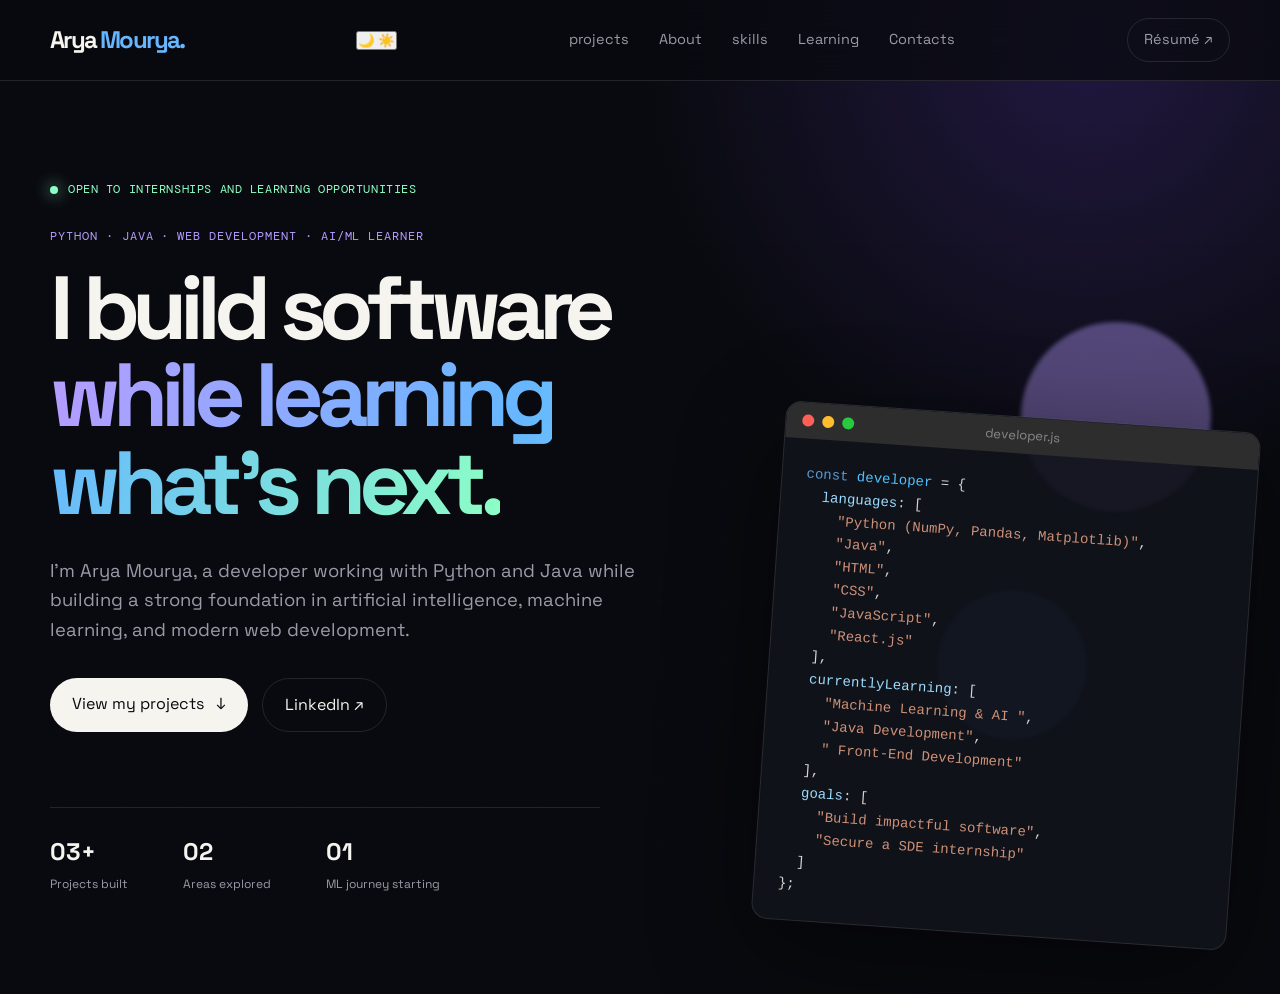
<file: index.html>
<!DOCTYPE html>
<html lang="en">
    <head>
        <meta charset="UTF-8">
        <meta name="viewport" content="width=device-width, initial-scale=1.0">

        <meta name="description"
        content="Arya Mourya - Software developer currently building skills in Python, Java, fronted developer and machine learning">
        <meta property="og:tittle" content="Arya Mourya | Developer Protfolio">
        <meta property = "og:description"
        content="Explore my Python, Java, web development projects, and learning journey.">

        <meta property="og:type" content="website">
        <meta property="og:url" content="https://aryamourya.github.io">
        <meta property="og:image"
        content="https://aryamourya.github.io/images/preview.jpg">

        <title>Arya Mourya | Developer Protfolio</title>

        <link rel="stylesheet" href="style.css">
    </head>

    <body>
       <div class="cursor-glow"></div>

  <header class="site-header">
    <nav class="navbar container" aria-label="Main Navigation">
        <a class="logo" herf="#home">Arya <span>Mourya.</span></a>

        <button
        class="theme-toggle"
        type="button"
        aria-label="Toggle dark and light mode"
        aria-pressed="false"
        >
        <span class="icon-moon" aria-hidden="true">🌙</span>
        <span class="icon-sun" aria-hidden="true">☀️</span>
        </button>

        <button
        class="menu-button"
        type="button"
        aria-label="Open navigation menu"
        aria-expanded="false"
        aria-controls="nav-links">
        ☰
    </button>

    <div class="nav-links" id="nav-links">
        <a herf="#work">projects</a>
        <a href="#about">About</a>
        <a href="#skills">skills</a>
        <a href="#learning">Learning</a>
        <a herf="#contact">Contacts</a>
    </div>
    <a class="resume-link" herf="" download>
                Résumé ↗
    </a>
    </nav>
  </header>
  <main>
    <!--Main section-->
    <section id="home" class="hero container">
    <div class="hero-content">
        <p class="availability">
            <span class="status-dot"></span>
             Open to internships and learning opportunities
        </p>

        <p class="eyebrow">
            Python · Java · Web development · AI/ML learner
        </p>

        <h1>
          I build software
          <span class="gradient-text">while learning what’s next.</span>  
        </h1>

        <p class="hero-description">
             I’m Arya Mourya, a developer working with Python and Java while
          building a strong foundation in artificial intelligence,
          machine learning, and modern web development.
        </p>

        <div class="hero-buttons">
           <a class="button button-primary" href="#work">
            View my projects <span>↓</span>
          </a> 
          <a
            class="button button-secondary"
            href="https://www.linkedin.com/in/arya-mourya-a6a126316"
            target="_blank"
            rel="noopener noreferrer"
          >
            LinkedIn ↗
          </a>
        </div>

        <div class="hero-stats">
          <div>
            <strong>03+</strong>
            <span>Projects built</span>
          </div>

          <div>
            <strong>02</strong>
            <span>Areas explored</span>
          </div>

          <div>
            <strong>01</strong>
            <span>ML journey starting</span>
          </div>
        </div>
    </div>

    <div class="hero-visual" aria-hidden="true">
         <div class="glow glow-purple"></div>
        <div class="glow glow-blue"></div>

        <div class="code-card">
  <!-- Top bar with window control dots -->
  <div class="window-header">
    <span class="dot red"></span>
    <span class="dot yellow"></span>
    <span class="dot green"></span>
    <span class="window-title">developer.js</span>
  </div>
  
  <!-- Code content area -->
  <div class="window-content">
    <pre><code><span class="keyword">const</span> <span class="variable">developer</span> = {
  <span class="property">languages</span>: [
    <span class="string">"Python (NumPy, Pandas, Matplotlib)"</span>,
    <span class="string">"Java"</span>,
    <span class="string">"HTML"</span>,
    <span class="string">"CSS"</span>,
    <span class="string">"JavaScript"</span>,
    <span class="string">"React.js"</span>
  ],
  <span class="property">currentlyLearning</span>: [
    <span class="string">"Machine Learning & AI "</span>,
    <span class="string">"Java Development"</span>,
    <span class="string">" Front-End Development"</span>
  ],
  <span class="property">goals</span>: [
    <span class="string">"Build impactful software"</span>,
    <span class="string">"Secure a SDE internship"</span>
  ]
};</code></pre>
  </div>
</div>
    </div>
    </section>

    <!---->
  </main>
    </body>
</html>
</file>
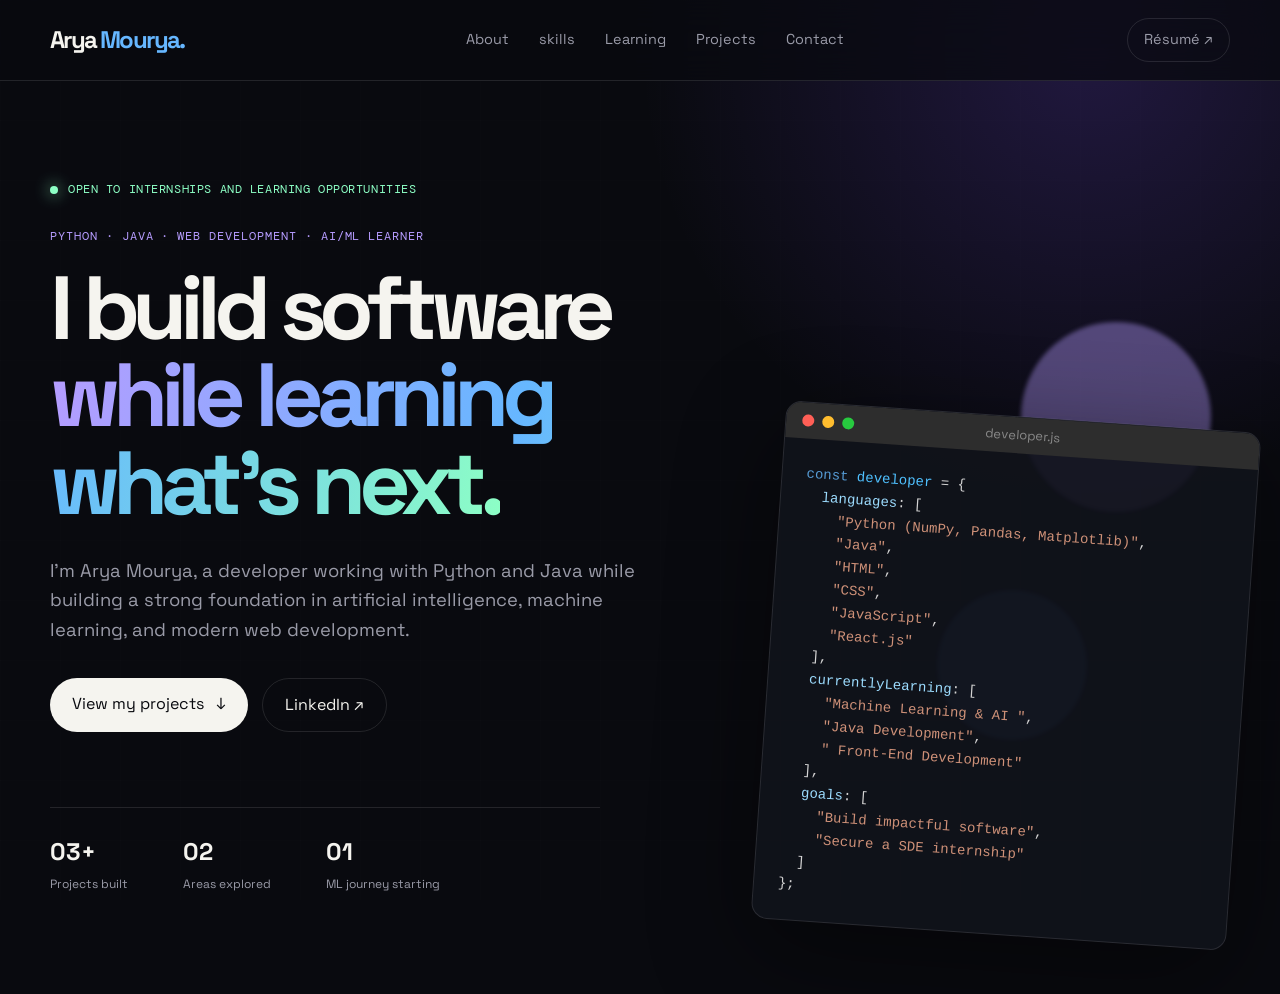
<file: AryaMourya.html>
<!DOCTYPE html>
<html lang="en">
    <head>
        <meta charset="UTF-8">
        <meta name="viewport" content="width=device-width, initial-scale=1.0">

        <meta name="description"
        content="Arya Mourya - Software developer currently building skills in Python, Java, fronted developer and machine learning">
        <meta property="tittle" content="Arya Mourya | Developer Protfolio">
        <meta property = "og:description"
        content="Explore my Python, Java, web development projects, and learning journey.">

        <meta property="og:type" content="website">
        <meta property="og:url" content="https://aryamourya.github.io">
        <meta property="og:image"
        content="https://aryamourya.github.io/images/preview.jpg">
        

        <title>Arya Mourya | Developer Protfolio</title>

        <link rel="stylesheet" href="style.css">
    </head>

    <body>
       <div class="cursor-glow"></div>

  <header class="site-header">
    <nav class="navbar container" aria-label="Main navigation">
        <a class="logo" herf="#home">Arya <span>Mourya.</span></a>


        <button
        class="menu-button"
        type="button"
        aria-label="Open navigation menu"
        aria-expanded="false"
        aria-controls="nav-links">
        ☰
    </button>

    <div class="nav-links" id="nav-links">
        <a href="#about">About</a>
        <a href="#skills">skills</a>
        <a href="#learning">Learning</a>
        <a href="#work">Projects</a>
        <a href="#contact">Contact</a>
    </div>
    <a class="resume-link" herf="" download>
                Résumé ↗
    </a>
    </nav>
  </header>
  <main>
    <!--Main section-->
    <section id="home" class="hero container">
    <div class="hero-content">
        <p class="availability">
            <span class="status-dot"></span>
             Open to internships and learning opportunities
        </p>

        <p class="eyebrow">
            Python · Java · Web development · AI/ML learner
        </p>

        <h1>
          I build software
          <span class="gradient-text">while learning what’s next.</span>  
        </h1>

        <p class="hero-description">
             I’m Arya Mourya, a developer working with Python and Java while
          building a strong foundation in artificial intelligence,
          machine learning, and modern web development.
        </p>

        <div class="hero-buttons">
           <a class="button button-primary" href="#work">
            View my projects <span>↓</span>
          </a> 
          <a
            class="button button-secondary"
            href="https://www.linkedin.com/in/arya-mourya-a6a126316"
            target="_blank"
            rel="noopener noreferrer"
          >
            LinkedIn ↗
          </a>
        </div>

        <div class="hero-stats">
          <div>
            <strong>03+</strong>
            <span>Projects built</span>
          </div>

          <div>
            <strong>02</strong>
            <span>Areas explored</span>
          </div>

          <div>
            <strong>01</strong>
            <span>ML journey starting</span>
          </div>
        </div>
    </div>

    <div class="hero-visual" aria-hidden="true">
         <div class="glow glow-purple"></div>
        <div class="glow glow-blue"></div>

        <div class="code-card">
  <!-- Top bar with window control dots -->
  <div class="window-header">
    <span class="dot red"></span>
    <span class="dot yellow"></span>
    <span class="dot green"></span>
    <span class="window-title">developer.js</span>
  </div>
  
  <!-- Code content area -->
  <div class="window-content">
    <pre><code><span class="keyword">const</span> <span class="variable">developer</span> = {
  <span class="property">languages</span>: [
    <span class="string">"Python (NumPy, Pandas, Matplotlib)"</span>,
    <span class="string">"Java"</span>,
    <span class="string">"HTML"</span>,
    <span class="string">"CSS"</span>,
    <span class="string">"JavaScript"</span>,
    <span class="string">"React.js"</span>
  ],
  <span class="property">currentlyLearning</span>: [
    <span class="string">"Machine Learning & AI "</span>,
    <span class="string">"Java Development"</span>,
    <span class="string">" Front-End Development"</span>
  ],
  <span class="property">goals</span>: [
    <span class="string">"Build impactful software"</span>,
    <span class="string">"Secure a SDE internship"</span>
  ]
};</code></pre>
  </div>
</div>
    </div>
    </section>

    <!---->
  </main>
    </body>
</html>
</file>
<file: style.css>
@import url("https://fonts.googleapis.com/css2?family=DM+Mono:wght@400;500&family=Space+Grotesk:wght@400;500;600;700&display=swap");

:root {
  --background: #090a0f;
  --surface: #11131b;
  --surface-light: #1a1c27;
  --text: #f5f4ef;
  --muted: #9a9ba8;
  --border: rgba(255, 255, 255, 0.11);
  --purple: #b69cff;
  --blue: #66b7ff;
  --green: #8dffc5;
  --orange: #ffb86b;
  --max-width: 1180px;
}

* {
  box-sizing: border-box;
  margin: 0;
  padding: 0;
}

html {
  scroll-behavior: smooth;
}

body {
  background:
    radial-gradient(
      circle at 85% 5%,
      rgba(128, 80, 255, 0.2),
      transparent 28rem
    ),
    var(--background);
  color: var(--text);
  font-family: "Space Grotesk", sans-serif;
  line-height: 1.6;
  overflow-x: hidden;
}

body::before {
  background-image:
    linear-gradient(rgba(255, 255, 255, 0.025) 1px, transparent 1px),
    linear-gradient(90deg, rgba(255, 255, 255, 0.025) 1px, transparent 1px);
  background-size: 60px 60px;
  content: "";
  inset: 0;
  opacity: 0.35;
  pointer-events: none;
  position: fixed;
  z-index: -1;
}

a {
  color: inherit;
  text-decoration: none;
}

.button {
  font: inherit;
}

.container {
  margin: 0 auto;
  max-width: var(--max-width);
  width: calc(100% - 48px);
}

.site-header {
  background: rgba(9, 10, 15, 0.75);
  border-bottom: 1px solid var(--border);
  backdrop-filter: blur(18px);
  position: sticky;
  top: 0;
  z-index: 10;
}
.navbar {
  align-items: center;
  display: flex;
  height: 80px;
  justify-content: space-between;
}


.logo {
  font-size: 1.5rem;
  font-weight: 700;
  letter-spacing: -0.08em;
}
.logo span {
  color: var(--blue);
}

.nav-links {
  display: flex;
  gap: 30px;
}
.nav-links a,
.resume-link {
  color: var(--muted);
  font-size: 0.9rem;
  transition: color 0.25s ease;
}

.nav-links a:hover,
.resume-link:hover {
  color: var(--text);
}

.resume-link {
  border: 1px solid var(--border);
  border-radius: 100px;
  padding: 9px 16px;
}

.menu-button {
  background: transparent;
  border: 0;
  color: var(--text);
  cursor: pointer;
  display: none;
  font-size: 1.5rem;
}
.eyebrow {
  color: var(--purple);
  font-family: "DM Mono", monospace;
  font-size: 0.75rem;
  letter-spacing: 0.08em;
  text-transform: uppercase;
}

.gradient-text {
  background: linear-gradient(
    100deg,
    var(--purple),
    var(--blue),
    var(--green)
  );
  -webkit-background-clip: text;
  background-clip: text;
  color: transparent;
}

.button {
  border-radius: 100px;
  display: inline-flex;
  gap: 12px;
  padding: 13px 22px;
  transition:
    transform 0.25s ease,
    box-shadow 0.25s ease;
}

.button:hover {
  box-shadow: 0 8px 35px rgba(182, 156, 255, 0.2);
  transform: translateY(-3px);
}

.button-primary {
  background: var(--text);
  color: var(--background);
}
.button-secondary {
  border: 1px solid var(--border);
  color: var(--text);
}
.hero {
  align-items: center;
  display: grid;
  gap: 60px;
  grid-template-columns: 1.15fr 0.85fr;
  min-height: calc(100vh - 80px);
  padding-bottom: 100px;
  padding-top: 100px;
}
.availability {
  align-items: center;
  color: var(--green);
  display: flex;
  font-family: "DM Mono", monospace;
  font-size: 0.72rem;
  gap: 10px;
  letter-spacing: 0.05em;
  margin-bottom: 28px;
  text-transform: uppercase;
}
.status-dot {
  background: var(--green);
  border-radius: 50%;
  box-shadow: 0 0 16px var(--green);
  height: 8px;
  width: 8px;
}

.hero h1 {
  font-size: clamp(3.5rem, 7vw, 6.5rem);
  letter-spacing: -0.08em;
  line-height: 0.98;
  margin: 18px 0 28px;
  max-width: 850px;
}
.hero-description {
  color: var(--muted);
  font-size: 1.15rem;
  max-width: 590px;
}

.hero-buttons {
  display: flex;
  flex-wrap: wrap;
  gap: 14px;
  margin-top: 34px;
}

.hero-stats {
  border-top: 1px solid var(--border);
  display: flex;
  gap: 55px;
  margin-top: 75px;
  max-width: 550px;
  padding-top: 25px;
}

.hero-stats div {
  display: flex;
  flex-direction: column;
}

.hero-stats strong {
  font-size: 1.5rem;
}

.hero-stats span {
  color: var(--muted);
  font-size: 0.75rem;
  margin-top: 4px;
}

.hero-visual {
  min-height: 470px;
  position: relative;
}



/* Container styling for the code window */
.code-window {
  background-color: #1e1e1e;
  border-radius: 12px;
  box-shadow: 0 20px 40px rgba(0, 0, 0, 0.4);
  font-family: 'Fira Code', 'Courier New', Courier, monospace;
  max-width: 600px;
  margin: 40px auto;
  overflow: hidden;
  border: 1px solid #333;
}

/* Header style with macOS-like buttons */
.window-header {
  background-color: #2d2d2d;
  padding: 12px 16px;
  display: flex;
  align-items: center;
  position: relative;
}

.dot {
  width: 12px;
  height: 12px;
  border-radius: 50%;
  margin-right: 8px;
  display: inline-block;
}

.red { background-color: #ff5f56; }
.yellow { background-color: #ffbd2e; }
.green { background-color: #27c93f; }

.window-title {
  color: #888;
  font-size: 13px;
  position: absolute;
  left: 50%;
  transform: translateX(-50%);
}

/* Content area styling */
.window-content {
  padding: 24px;
  overflow-x: auto;
}

pre {
  margin: 0;
}

code {
  color: #d4d4d4;
  font-size: 14px;
  line-height: 1.6;
}

/* Syntax Highlighting Colors */
.keyword { color: #569cd6; }    /* Blue for const */
.variable { color: #4fc1ff; }   /* Light Blue for developer */
.property { color: #9cdcfe; }   /* Cyan for keys like languages */
.string { color: #ce9178; }     /* Terracotta/Orange for strings */

.section {
  padding-bottom: 130px;
  padding-top: 130px;
}

.section-heading {
  align-items: end;
  display: flex;
  justify-content: space-between;
  margin-bottom: 45px;
}

.section-heading h2,
.about-grid h2,
.learning-section h2 {
  font-size: clamp(2.5rem, 5vw, 4.5rem);
  letter-spacing: -0.07em;
  line-height: 1;
  margin-top: 14px;
}

.section-heading > p {
  color: var(--muted);
  max-width: 330px;
}

.glow-purple {
  background: var(--purple);
  height: 190px;
  opacity: 0.4;
  right: 4%;
  top: 4%;
  width: 190px;
}

.glow-blue {
  background: var(--blue);
  bottom: 7%;
  height: 150px;
  opacity: 0.3;
  right: 30%;
  width: 150px;
}

.glow {
  border-radius: 50%;
  filter: blur(2px);
  position: absolute;
}


.code-card {
  animation: float 6s ease-in-out infinite;
  background: rgba(17, 19, 27, 0.9);
  border: 1px solid var(--border);
  border-radius: 16px;
  box-shadow: 0 30px 100px rgba(0, 0, 0, 0.45);
  left: 3%;
  overflow: hidden;
  position: absolute;
  top: 24%;
  transform: rotate(4deg);
  width: 100%;
  z-index: 2;
}
</file>
